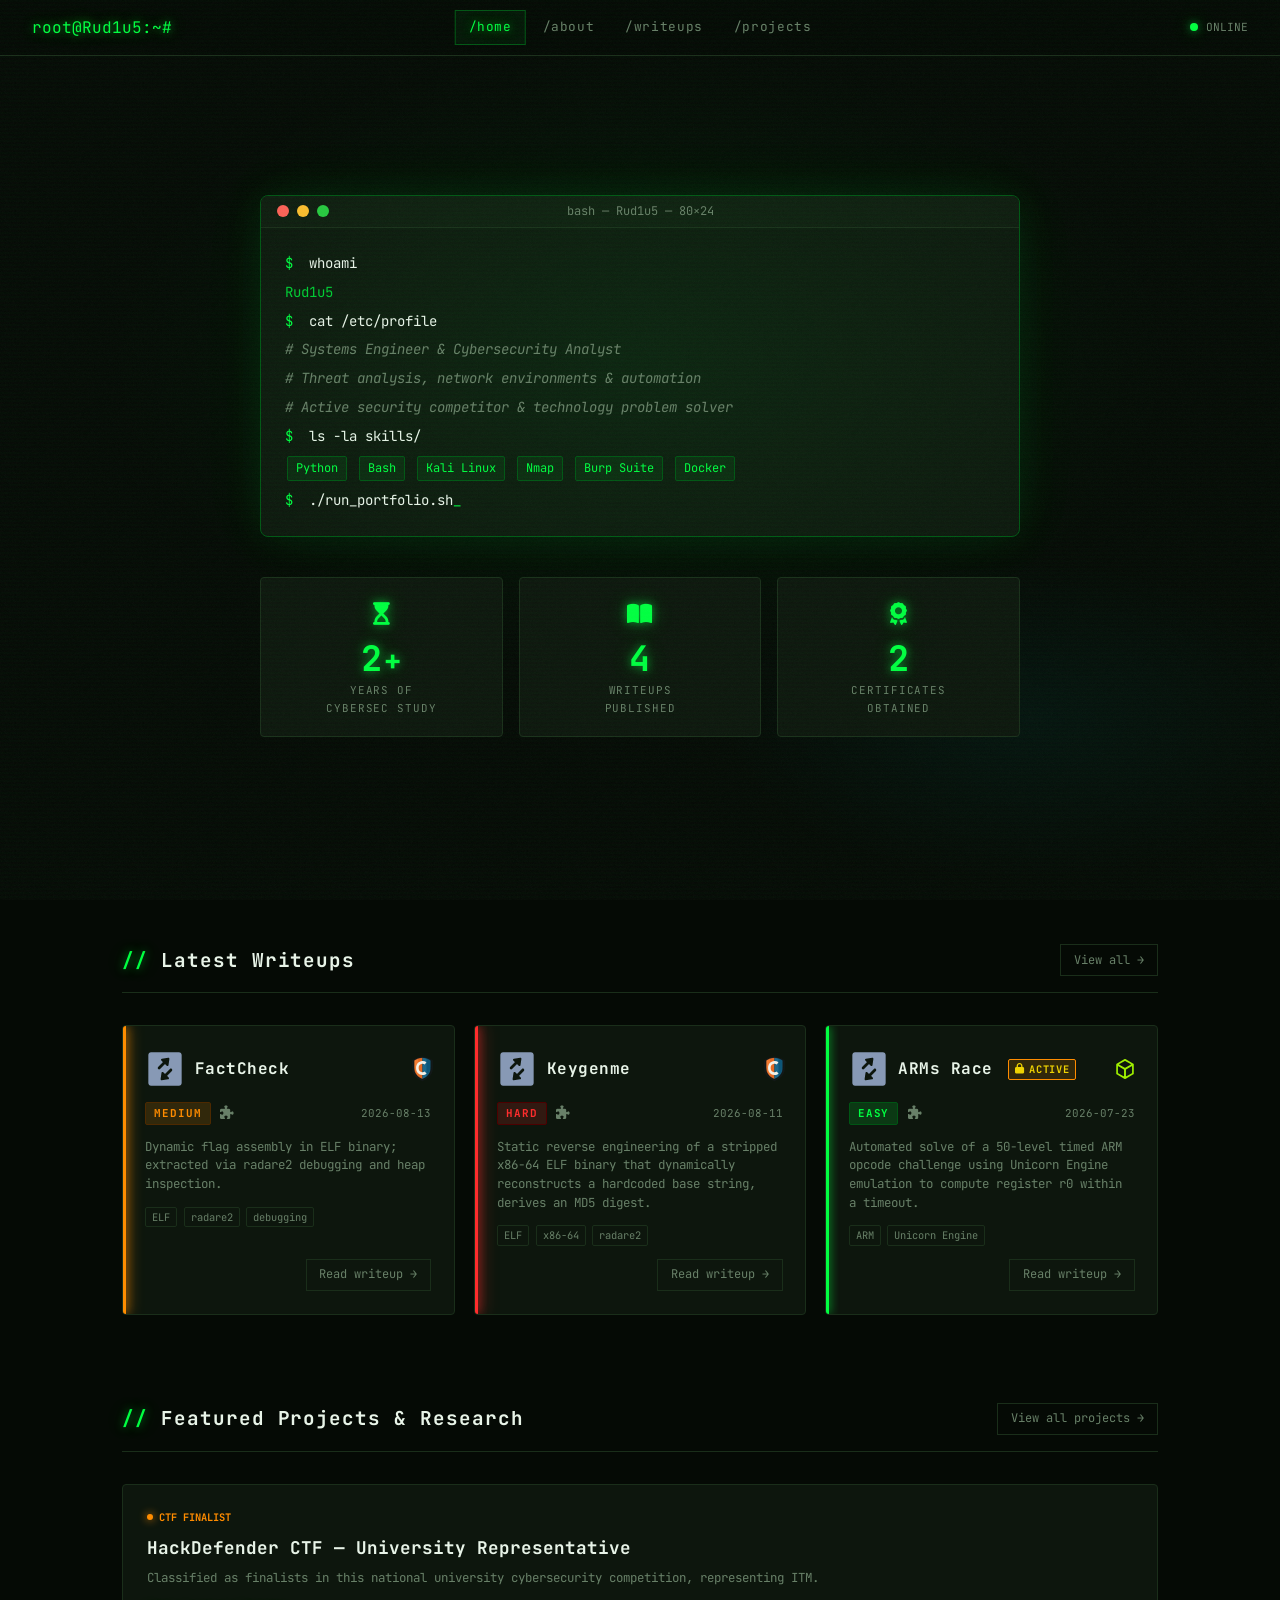
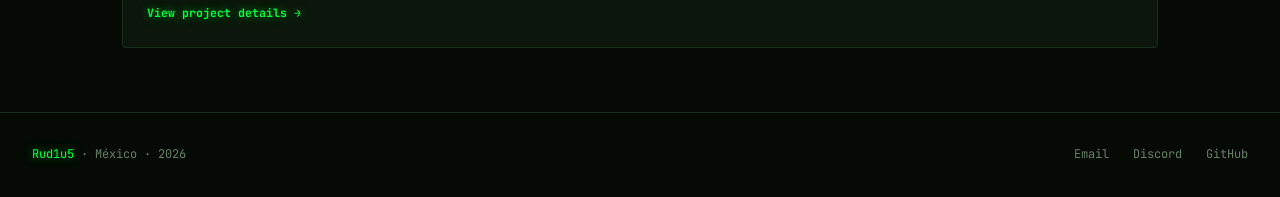
<file: index.html>
<!DOCTYPE html>
<html lang="en">

<head>
  <meta charset="UTF-8" />
  <meta name="viewport" content="width=device-width, initial-scale=1.0" />
  <title>Rud1u5 // HTB Portfolio</title>
  <link rel="icon" type="image/png" href="assets/icon/favicon.png">
  <link rel="preconnect" href="https://fonts.googleapis.com">
  <link rel="preconnect" href="https://fonts.gstatic.com" crossorigin>
  <link
    href="https://fonts.googleapis.com/css2?family=JetBrains+Mono:ital,wght@0,100..800;1,100..800&family=Share+Tech+Mono&display=swap"
    rel="stylesheet">
  <link rel="stylesheet" href="https://cdnjs.cloudflare.com/ajax/libs/font-awesome/6.5.1/css/all.min.css"
    integrity="sha512-DTOQO9RWCH3ppGqcWaEA1BIZOC6xxalwEsw9c2QQeAIftl+Vegovlnee1c9QX4TctnWMn13TZye+giMm8e2LwA=="
    crossorigin="anonymous" referrerpolicy="no-referrer" />
  <link rel="stylesheet" href="assets/css/style.css" />
  <script src="assets/js/components.js" defer></script>
</head>

<body>

  <!-- NAVBAR -->
  <div id="navbar-placeholder" data-active="/home"></div>

  <!-- HERO -->
  <section class="hero">
    <div class="hero-terminal">
      <div class="terminal-bar">
        <span class="t-btn red"></span>
        <span class="t-btn yellow"></span>
        <span class="t-btn green"></span>
        <span class="t-title">bash — Rud1u5 — 80×24</span>
      </div>
      <div class="terminal-body">
        <div class="t-line" style="--delay:0.2s"><span class="t-prompt">$</span> <span class="t-cmd">whoami</span></div>
        <div class="t-line" style="--delay:0.6s"><span class="t-output">Rud1u5</span></div>
        <div class="t-line" style="--delay:1.0s"><span class="t-prompt">$</span> <span class="t-cmd">cat
            /etc/profile</span></div>
        <div class="t-line" style="--delay:1.4s"><span class="t-comment"># Systems Engineer & Cybersecurity
            Analyst</span></div>
        <div class="t-line" style="--delay:1.8s"><span class="t-comment"># Threat analysis, network environments &
            automation</span></div>
        <div class="t-line" style="--delay:2.2s"><span class="t-comment"># Active security competitor & technology
            problem solver</span></div>
        <div class="t-line" style="--delay:2.6s"><span class="t-prompt">$</span> <span class="t-cmd">ls -la
            skills/</span></div>
        <div class="t-line" style="--delay:3.0s"><span class="t-output skill-tag">Python</span> <span
            class="t-output skill-tag">Bash</span> <span class="t-output skill-tag">Kali Linux</span> <span
            class="t-output skill-tag">Nmap</span> <span class="t-output skill-tag">Burp Suite</span> <span
            class="t-output skill-tag">Docker</span></div>
        <div class="t-line" style="--delay:3.4s"><span class="t-prompt">$</span> <span
            class="t-cmd">./run_portfolio.sh<span class="cursor-blink">_</span></span></div>
      </div>
    </div>

    <div class="hero-stats">
      <div class="stat-card glow-card">
        <div class="stat-icon"><i class="fa-solid fa-hourglass-start"></i></div>
        <div class="stat-num-container"
          style="display: flex; justify-content: center; align-items: baseline; gap: 2px;">
          <span class="stat-num" data-count="2">0</span>
          <span
            style="font-size: 1.8rem; font-weight: 700; color: var(--green); text-shadow: var(--glow-g); line-height: 1;">+</span>
        </div>
        <div class="stat-label">Years of<br>Cybersec Study</div>
      </div>
      <div class="stat-card glow-card">
        <div class="stat-icon"><i class="fa-solid fa-book-open"></i></div>
        <div class="stat-num" id="writeups-count" data-count="1">0</div>
        <div class="stat-label">Writeups<br>Published</div>
      </div>
      <div class="stat-card glow-card">
        <div class="stat-icon"><i class="fa-solid fa-award"></i></div>
        <div class="stat-num" data-count="2">0</div>
        <div class="stat-label">Certificates<br>Obtained</div>
      </div>
    </div>
  </section>

  <!-- LATEST WRITEUPS PREVIEW -->
  <section class="section latest-writeups">
    <div class="section-header">
      <h2><span class="accent">//</span> Latest Writeups</h2>
      <a href="pages/writeups.html" class="btn-ghost">View all →</a>
    </div>
    <div class="writeups-grid" id="homeWriteups">
      <!-- Filled by JS -->
    </div>
  </section>

  <!-- PROJECTS & RESEARCH PREVIEW -->
  <section class="section projects-preview">
    <div class="section-header">
      <h2><span class="accent">//</span> Featured Projects & Research</h2>
      <a href="pages/projects.html" class="btn-ghost">View all projects →</a>
    </div>
    <div class="projects-preview-grid">
      <!-- HackDefender CTF -->
      <div class="thesis-preview-card glow-card" onclick="window.location.href='pages/projects.html'"
        style="cursor: pointer;">
        <div class="preview-status in-progress" style="color: var(--orange);">
          <span class="status-indicator-dot"
            style="background: var(--orange); box-shadow: 0 0 8px var(--orange);"></span>
          <span>CTF FINALIST</span>
        </div>
        <h3>HackDefender CTF — University Representative</h3>
        <p>Classified as finalists in this national university cybersecurity competition, representing ITM.</p>
        <span class="view-details-link">View project details →</span>
      </div>
    </div>
  </section>

  <!-- FOOTER -->
  <div id="footer-placeholder"></div>

  <script src="assets/js/writeups-data.js"></script>
  <script src="assets/js/main.js"></script>
</body>

</html>
</file>
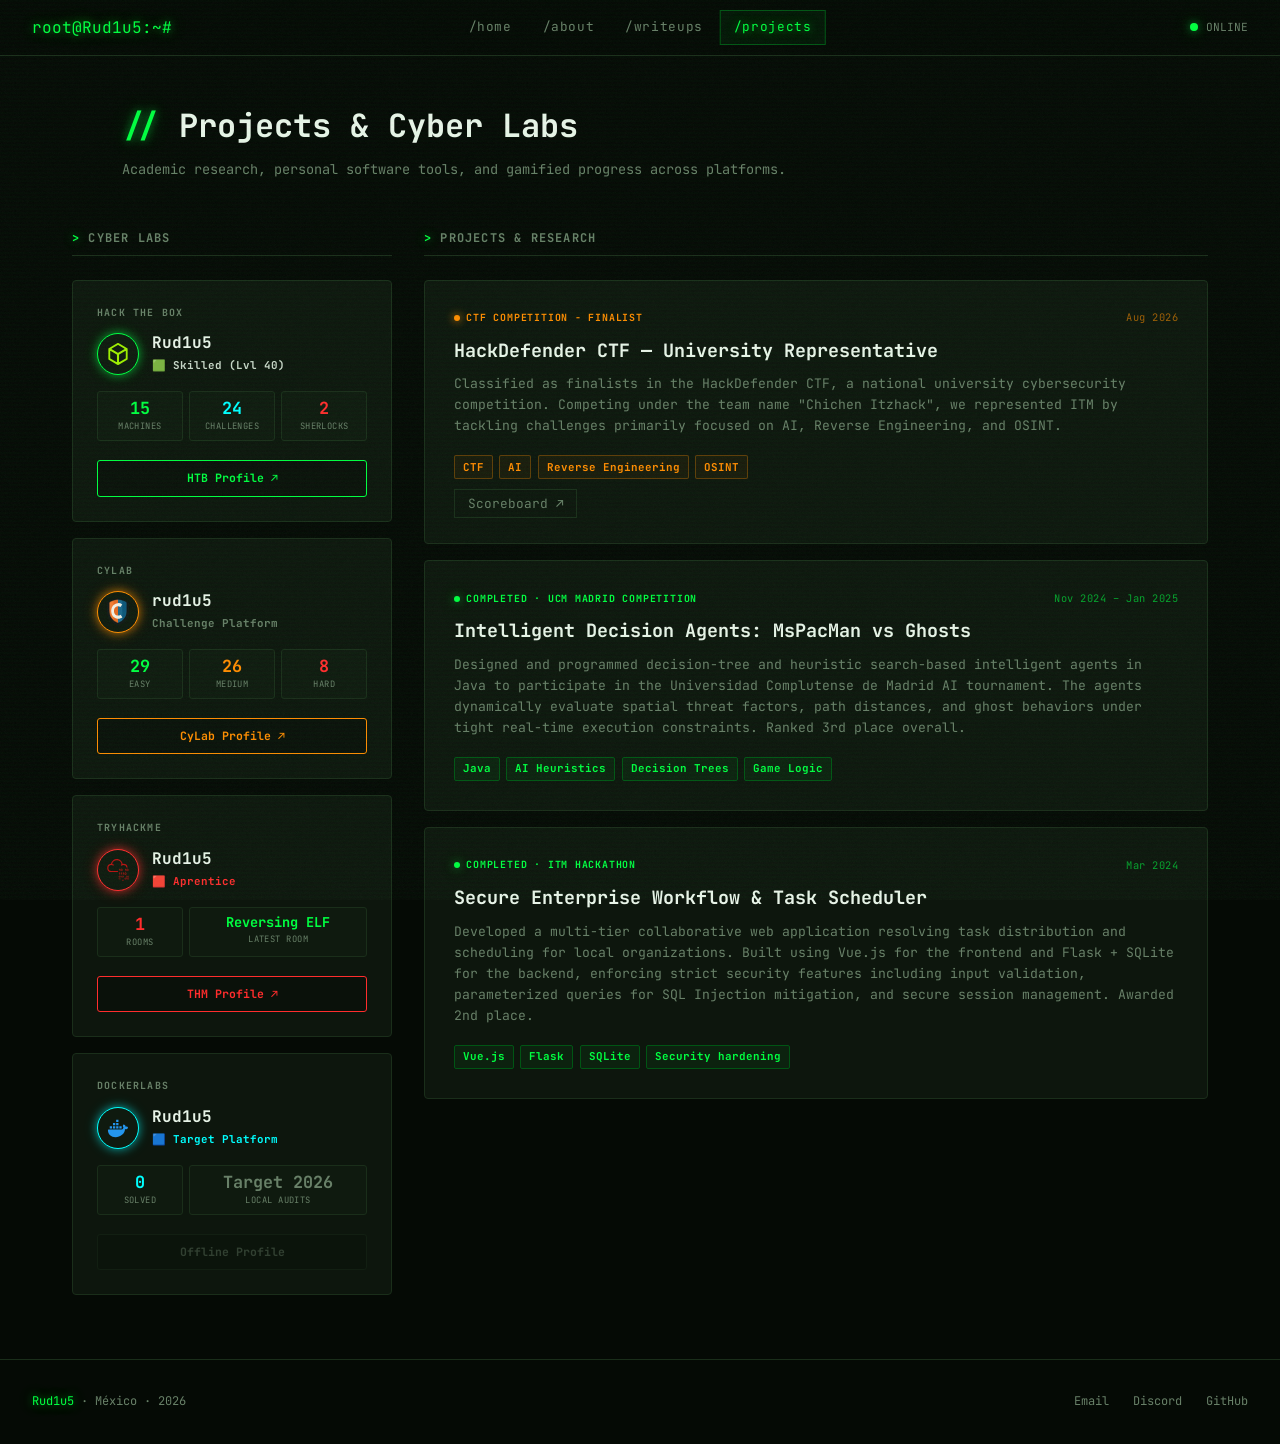
<file: pages/projects.html>
<!DOCTYPE html>
<html lang="en">

<head>
  <meta charset="UTF-8" />
  <meta name="viewport" content="width=device-width, initial-scale=1.0" />
  <title>Projects // Rud1u5</title>
  <link rel="icon" type="image/png" href="../assets/icon/favicon.png">
  <link rel="preconnect" href="https://fonts.googleapis.com">
  <link rel="preconnect" href="https://fonts.gstatic.com" crossorigin>
  <link
    href="https://fonts.googleapis.com/css2?family=JetBrains+Mono:ital,wght@0,100..800;1,100..800&family=Share+Tech+Mono&display=swap"
    rel="stylesheet">
  <link rel="stylesheet" href="../assets/css/style.css" />
  <script src="../assets/js/components.js" defer></script>
</head>

<body>

  <!-- NAVBAR -->
  <div id="navbar-placeholder" data-active="/projects"></div>

  <div class="page-hero">
    <h1><span class="accent">//</span> Projects & Cyber Labs</h1>
    <p>Academic research, personal software tools, and gamified progress across platforms.</p>
  </div>

  <div class="section" style="max-width: 1200px; margin: 0 auto; padding-left: 2rem; padding-right: 2rem;">
    <div class="projects-layout">

      <!-- LEFT SIDEBAR: Platform Profiles -->
      <div class="platform-column">
        <h2 class="sub-section-title"><span class="accent">></span> Cyber Labs</h2>

        <!-- HACK THE BOX CARD -->
        <div class="platform-card htb">
          <div class="card-brand">HACK THE BOX</div>
          <div class="profile-summary">
            <div class="platform-avatar">
              <img src="../assets/icon/Hackthebox-Logo.svg" alt="Hack The Box" />
            </div>
            <div class="profile-details">
              <h3>Rud1u5</h3>
              <span class="badge-rank">🟩 Skilled (Lvl 40)</span>
            </div>
          </div>
          <div class="mini-stats-grid">
            <div class="mini-stat">
              <span class="value">15</span>
              <span class="label">Machines</span>
            </div>
            <div class="mini-stat">
              <span class="value" style="color:var(--cyan)">24</span>
              <span class="label">Challenges</span>
            </div>
            <div class="mini-stat">
              <span class="value" style="color:var(--red)">2</span>
              <span class="label">Sherlocks</span>
            </div>
          </div>
          <a href="https://app.hackthebox.com/users/2727664" target="_blank" class="btn-platform">
            HTB Profile ↗
          </a>
        </div>

        <!-- CYLAB CARD -->
        <div class="platform-card cylab">
          <div class="card-brand">CYLAB</div>
          <div class="profile-summary">
            <div class="platform-avatar orange">
              <img src="../assets/icon/CyLab-Logo.svg" alt="CyLab" />
            </div>
            <div class="profile-details">
              <h3>rud1u5</h3>
              <span class="badge-rank" style="color:var(--text-dim)"> Challenge Platform</span>
            </div>
          </div>
          <div class="mini-stats-grid">
            <div class="mini-stat">
              <span class="value" style="color:var(--green)">29</span>
              <span class="label">Easy</span>
            </div>
            <div class="mini-stat">
              <span class="value" style="color:var(--orange)">26</span>
              <span class="label">Medium</span>
            </div>
            <div class="mini-stat">
              <span class="value" style="color:var(--red)">8</span>
              <span class="label">Hard</span>
            </div>
          </div>
          <a href="https://learn.cylabacademy.org/profile" target="_blank" class="btn-platform">
            CyLab Profile ↗
          </a>
        </div>

        <!-- TRYHACKME CARD -->
        <div class="platform-card thm">
          <div class="card-brand">TRYHACKME</div>
          <div class="profile-summary">
            <div class="platform-avatar red">
              <img src="../assets/icon/Tryhackme-Logo.svg" alt="TryHackMe" />
            </div>
            <div class="profile-details">
              <h3>Rud1u5</h3>
              <span class="badge-rank" style="color:var(--red)">🟥 Aprentice</span>
            </div>
          </div>
          <div class="mini-stats-grid">
            <div class="mini-stat">
              <span class="value" style="color:var(--red)">1</span>
              <span class="label">Rooms</span>
            </div>
            <div class="mini-stat" style="grid-column: span 2">
              <span class="value" style="color:var(--green); font-size: 0.85rem;">Reversing ELF</span>
              <span class="label">Latest Room</span>
            </div>
          </div>
          <a href="https://tryhackme.com/p/Rud1u5" target="_blank" class="btn-platform"
            style="--btn-color: var(--red)">
            THM Profile ↗
          </a>
        </div>

        <!-- DOCKERLABS CARD -->
        <div class="platform-card dockerlabs">
          <div class="card-brand">DOCKERLABS</div>
          <div class="profile-summary">
            <div class="platform-avatar cyan">
              <img src="../assets/icon/Docker-Logo.svg" alt="DockerLabs" />
            </div>
            <div class="profile-details">
              <h3>Rud1u5</h3>
              <span class="badge-rank" style="color:var(--cyan)">🟦 Target Platform</span>
            </div>
          </div>
          <div class="mini-stats-grid">
            <div class="mini-stat">
              <span class="value" style="color:var(--cyan)">0</span>
              <span class="label">Solved</span>
            </div>
            <div class="mini-stat" style="grid-column: span 2">
              <span class="value" style="color:var(--text-dim)">Target 2026</span>
              <span class="label">Local Audits</span>
            </div>
          </div>
          <span class="btn-platform disabled" style="--btn-color: var(--cyan)">
            Offline Profile
          </span>
        </div>

      </div>

      <!-- RIGHT COLUMN: Projects Showcase -->
      <div class="projects-column">
        <h2 class="sub-section-title"><span class="accent">></span> Projects & Research</h2>

        <!-- HACKDEFENDER CTF - FINALIST -->
        <div class="project-card in-progress">
          <div class="card-status-bar in-progress" style="border-bottom-color: var(--orange);">
            <span class="status-indicator-dot"
              style="background: var(--orange); box-shadow: 0 0 8px var(--orange);"></span>
            <span class="status-lbl" style="color: var(--orange);">CTF COMPETITION - FINALIST</span>
            <span class="proj-date">Aug 2026</span>
          </div>
          <h3 class="proj-title">HackDefender CTF — University Representative</h3>
          <p class="proj-desc">
            Classified as finalists in the HackDefender CTF, a national university cybersecurity competition. Competing
            under the team name "Chichen Itzhack", we represented ITM by tackling challenges primarily focused on AI,
            Reverse Engineering, and OSINT.
          </p>
          <div class="proj-tech-tags">
            <span class="tech-tag">CTF</span>
            <span class="tech-tag">AI</span>
            <span class="tech-tag">Reverse Engineering</span>
            <span class="tech-tag">OSINT</span>
          </div>
          <div style="margin-top: 0.8rem;">
            <a href="https://ctf.hack-defender.mx/scores" target="_blank" class="btn-ghost"
              style="font-size: 0.8rem; padding: 0.3rem 0.8rem;">
              Scoreboard &nearr;
            </a>
          </div>
        </div>

        <!-- PROJECT: MSPACMAN INTELLIGENT AGENTS -->

        <div class="project-card completed">
          <div class="card-status-bar completed">
            <span class="status-indicator-dot"></span>
            <span class="status-lbl">COMPLETED · UCM MADRID COMPETITION</span>
            <span class="proj-date">Nov 2024 – Jan 2025</span>
          </div>
          <h3 class="proj-title">Intelligent Decision Agents: MsPacMan vs Ghosts</h3>
          <p class="proj-desc">
            Designed and programmed decision-tree and heuristic search-based intelligent agents in Java to participate
            in the Universidad Complutense de Madrid AI tournament. The agents dynamically evaluate spatial threat
            factors, path distances, and ghost behaviors under tight real-time execution constraints. Ranked 3rd place
            overall.
          </p>
          <div class="proj-tech-tags">
            <span class="tech-tag">Java</span>
            <span class="tech-tag">AI Heuristics</span>
            <span class="tech-tag">Decision Trees</span>
            <span class="tech-tag">Game Logic</span>
          </div>
        </div>

        <!-- PROJECT 3: SECURE AGILE WEB APP -->
        <div class="project-card completed">
          <div class="card-status-bar completed">
            <span class="status-indicator-dot"></span>
            <span class="status-lbl">COMPLETED · ITM HACKATHON</span>
            <span class="proj-date">Mar 2024</span>
          </div>
          <h3 class="proj-title">Secure Enterprise Workflow & Task Scheduler</h3>
          <p class="proj-desc">
            Developed a multi-tier collaborative web application resolving task distribution and scheduling for local
            organizations. Built using Vue.js for the frontend and Flask + SQLite for the backend, enforcing strict
            security features including input validation, parameterized queries for SQL Injection mitigation, and secure
            session management. Awarded 2nd place.
          </p>
          <div class="proj-tech-tags">
            <span class="tech-tag">Vue.js</span>
            <span class="tech-tag">Flask</span>
            <span class="tech-tag">SQLite</span>
            <span class="tech-tag">Security hardening</span>
          </div>
        </div>

      </div>

    </div>
  </div>

  <!-- FOOTER -->
  <div id="footer-placeholder"></div>

</body>

</html>
</file>
<file: assets/css/style.css>
/* ================================================
   Rud1u5 Portfolio — Cyberpunk Hacker Theme
   ================================================ */

:root {
  --bg: #050a05;
  --bg2: #0a110a;
  --bg3: #0f1a0f;
  --surface: #0d160d;
  --border: #1a2e1a;
  --green: #00ff41;
  --green-dim: #00cc33;
  --green-mute: #005514;
  --cyan: #00ffff;
  --cyan-dim: #00cccc;
  --red: #ff2d2d;
  --orange: #ff8c00;
  --yellow: #eed202;
  --text: #c8d8c8;
  --text-dim: #688068;
  --text-bright: #e8f4e8;
  --font-mono: 'JetBrains Mono', 'Share Tech Mono', 'Courier New', monospace;
  --glow-g: 0 0 8px #00ff4180, 0 0 20px #00ff4140;
  --glow-c: 0 0 8px #00ffff80, 0 0 20px #00ffff40;
}

*,
*::before,
*::after {
  box-sizing: border-box;
  margin: 0;
  padding: 0;
}

html {
  scroll-behavior: smooth;
}

body {
  background: var(--bg);
  color: var(--text);
  font-family: var(--font-mono);
  font-size: 14px;
  line-height: 1.6;
  min-height: 100vh;
  overflow-x: hidden;
}

/* ── OVERLAYS ── */
.scanlines {
  pointer-events: none;
  position: fixed;
  inset: 0;
  z-index: 9999;
  background: repeating-linear-gradient(0deg,
      transparent,
      transparent 2px,
      rgba(0, 255, 65, 0.015) 2px,
      rgba(0, 255, 65, 0.015) 4px);
}

.noise {
  pointer-events: none;
  position: fixed;
  inset: 0;
  z-index: 9998;
  opacity: .04;
  background-image: url("data:image/svg+xml,%3Csvg viewBox='0 0 256 256' xmlns='http://www.w3.org/2000/svg'%3E%3Cfilter id='n'%3E%3CfeTurbulence type='fractalNoise' baseFrequency='0.9' numOctaves='4' stitchTiles='stitch'/%3E%3C/filter%3E%3Crect width='100%25' height='100%25' filter='url(%23n)'/%3E%3C/svg%3E");
  background-size: 128px 128px;
}

/* ── NAVBAR ── */
.navbar {
  position: fixed;
  top: 0;
  left: 0;
  right: 0;
  z-index: 1000;
  display: flex;
  align-items: center;
  justify-content: space-between;
  padding: 0 2rem;
  height: 56px;
  background: rgba(5, 10, 5, 0.92);
  border-bottom: 1px solid var(--border);
  backdrop-filter: blur(8px);
}

.nav-brand {
  font-size: 1rem;
  color: var(--green);
  text-shadow: var(--glow-g);
  white-space: nowrap;
}

.nav-links {
  position: absolute;
  left: 50%;
  transform: translateX(-50%);
  display: flex;
  list-style: none;
  gap: 0.2rem;
}


.nav-links a {
  display: block;
  padding: 0.4rem 0.8rem;
  color: var(--text-dim);
  text-decoration: none;
  font-size: 0.8rem;
  border: 1px solid transparent;
  transition: all 0.2s;
  letter-spacing: 0.05em;
}

.nav-links a:hover,
.nav-links a.active {
  color: var(--green);
  border-color: var(--green-mute);
  background: rgba(0, 255, 65, 0.05);
  text-shadow: var(--glow-g);
}

.nav-status {
  display: flex;
  align-items: center;
  gap: 0.5rem;
  font-size: 0.7rem;
  color: var(--text-dim);
}

.status-dot {
  width: 8px;
  height: 8px;
  border-radius: 50%;
  background: var(--green);
  box-shadow: var(--glow-g);
  animation: pulse-dot 2s infinite;
}

@keyframes pulse-dot {

  0%,
  100% {
    opacity: 1;
  }

  50% {
    opacity: 0.3;
  }
}

/* ── RESPONSIVE NAVBAR (Móviles y Tablets) ── */
@media (max-width: 768px) {
  .navbar {
    height: auto;
    flex-direction: column;
    padding: 0.8rem 1rem;
    gap: 0.8rem;
    align-items: flex-start;
  }

  .nav-links {
    position: static;
    transform: none;
    width: 100%;
    justify-content: center;
    flex-wrap: nowrap;
    gap: 0.25rem;
  }

  .nav-links a {
    padding: 0.3rem 0.5rem;
    font-size: 0.75rem;
  }

  .nav-status {
    position: absolute;
    top: 0.9rem;
    right: 1.5rem;
  }

  /* ── WRITEUP RESPONSIVE ── */
  .writeup-content {
    margin: 110px auto 2rem;
    padding: 0 1.2rem;
  }

  .writeup-header {
    flex-direction: column;
    align-items: flex-start;
    gap: 1rem;
  }

  .writeup-dates {
    margin-left: 0;
    width: 100%;
  }
}

/* ── CURSOR BLINK ── */
.cursor-blink {
  animation: blink 1s step-end infinite;
  color: var(--green);
}

@keyframes blink {

  0%,
  100% {
    opacity: 1;
  }

  50% {
    opacity: 0;
  }
}

/* ── HERO ── */
.hero {
  min-height: 100vh;
  padding: 80px 2rem 3rem;
  display: flex;
  flex-direction: column;
  align-items: center;
  justify-content: center;
  gap: 2.5rem;
  position: relative;
}

.hero::before {
  content: '';
  position: absolute;
  inset: 0;
  background:
    radial-gradient(ellipse 60% 50% at 50% 40%, rgba(0, 255, 65, 0.06) 0%, transparent 70%),
    radial-gradient(ellipse 40% 30% at 80% 80%, rgba(0, 255, 255, 0.04) 0%, transparent 60%);
  pointer-events: none;
}

/* ── TERMINAL ── */
.hero-terminal {
  width: 100%;
  max-width: 760px;
  background: var(--surface);
  border: 1px solid var(--green-mute);
  border-radius: 8px;
  box-shadow: 0 0 40px rgba(0, 255, 65, 0.08), 0 0 80px rgba(0, 255, 65, 0.04);
  overflow: hidden;
}

.terminal-bar {
  background: var(--bg3);
  padding: 0.6rem 1rem;
  display: flex;
  align-items: center;
  gap: 0.5rem;
  border-bottom: 1px solid var(--border);
}

.t-btn {
  width: 12px;
  height: 12px;
  border-radius: 50%;
}

.t-btn.red {
  background: #ff5f57;
}

.t-btn.yellow {
  background: #febc2e;
}

.t-btn.green {
  background: #28c840;
}

.t-title {
  margin-left: auto;
  margin-right: auto;
  font-size: 0.75rem;
  color: var(--text-dim);
  position: absolute;
  left: 50%;
  transform: translateX(-50%);
}

.terminal-body {
  padding: 1.5rem;
  display: flex;
  flex-direction: column;
  gap: 0.4rem;
}

.t-line {
  opacity: 0;
  animation: fadein 0.3s ease forwards;
  animation-delay: var(--delay, 0s);
}

@keyframes fadein {
  to {
    opacity: 1;
  }
}

.t-prompt {
  color: var(--green);
  margin-right: 0.5rem;
}

.t-cmd {
  color: var(--text-bright);
}

.t-output {
  color: var(--green-dim);
}

.t-comment {
  color: var(--text-dim);
  font-style: italic;
}

.skill-tag {
  display: inline-block;
  margin: 2px;
  padding: 2px 8px;
  border: 1px solid var(--green-mute);
  border-radius: 2px;
  font-size: 0.75rem;
  background: rgba(0, 255, 65, 0.07);
  color: var(--green);
}

/* ── HERO STATS ── */
.hero-stats {
  display: grid;
  grid-template-columns: repeat(3, 1fr);
  gap: 1rem;
  width: 100%;
  max-width: 760px;
}

@media (max-width: 600px) {
  .hero-stats {
    grid-template-columns: 1fr;
  }
}

/* ── GLOW CARD (Componente Reutilizable) ── */
.glow-card {
  position: relative;
  overflow: hidden;
  transition: border-color 0.3s, box-shadow 0.3s;
}

.glow-card::before {
  content: '';
  position: absolute;
  top: 0;
  left: 0;
  right: 0;
  height: 2px;
  background: var(--green);
  box-shadow: var(--glow-g);
  transform: scaleX(0);
  transition: transform 0.3s;
}

.glow-card:hover::before {
  transform: scaleX(1);
}

.glow-card:hover {
  border-color: var(--green-mute);
  box-shadow: 0 0 20px rgba(0, 255, 65, 0.08);
}

.stat-card {
  background: var(--surface);
  border: 1px solid var(--border);
  border-radius: 4px;
  padding: 1.2rem 1rem;
  text-align: center;
}

.stat-icon {
  font-size: 1.4rem;
  color: var(--green);
  text-shadow: var(--glow-g);
  margin-bottom: 0.5rem;
}

.stat-num {
  font-size: 2.2rem;
  font-weight: 700;
  color: var(--green);
  text-shadow: var(--glow-g);
  line-height: 1;
  margin-bottom: 0.4rem;
}

.stat-label {
  font-size: 0.68rem;
  color: var(--text-dim);
  text-transform: uppercase;
  letter-spacing: 0.08em;
}

/* ── SECTIONS ── */
.section {
  padding: 4rem 2rem;
  max-width: 1100px;
  margin: 0 auto;
}

.page-hero+.section {
  padding-top: 0rem;
}


.section-header {
  display: flex;
  align-items: center;
  justify-content: space-between;
  margin-bottom: 2rem;
  border-bottom: 1px solid var(--border);
  padding-bottom: 1rem;
}

.section-header h2 {
  font-size: 1.2rem;
  color: var(--text-bright);
  letter-spacing: 0.05em;
}

.latest-writeups {
  padding-top: 2.75rem;
  padding-bottom: 2.75rem;
}

.projects-preview {
  padding-top: 2.75rem;
}


.accent {
  color: var(--green);
  text-shadow: var(--glow-g);
}

/* ── BUTTONS ── */
.btn-ghost {
  color: var(--text-dim);
  text-decoration: none;
  border: 1px solid var(--border);
  padding: 0.35rem 0.8rem;
  font-size: 0.75rem;
  font-family: var(--font-mono);
  transition: all 0.2s;
}

.btn-ghost:hover {
  color: var(--green);
  border-color: var(--green-mute);
  background: rgba(0, 255, 65, 0.05);
}

.btn-primary {
  display: inline-block;
  color: var(--bg);
  background: var(--green);
  text-decoration: none;
  border: 1px solid var(--green);
  padding: 0.4rem 1rem;
  font-size: 0.78rem;
  font-family: var(--font-mono);
  font-weight: 700;
  transition: all 0.2s;
  cursor: pointer;
}

.btn-primary:hover {
  background: transparent;
  color: var(--green);
  box-shadow: var(--glow-g);
}

/* ── WRITEUPS GRID ── */
.writeups-grid {
  display: grid;
  grid-template-columns: repeat(auto-fill, minmax(280px, 1fr));
  grid-auto-rows: 1fr;
  gap: 1.2rem;
}

/* ── WRITEUP CARD ── */
.machine-card {
  background: var(--surface);
  border: 1px solid var(--border);
  border-radius: 4px;
  padding: 1.4rem;
  display: flex;
  flex-direction: column;
  gap: 0.8rem;
  transition: all 0.25s;
  position: relative;
  overflow: hidden;
  text-decoration: none;
  color: inherit;
}

.machine-card::before {
  content: '';
  position: absolute;
  left: 0;
  top: 0;
  bottom: 0;
  width: 3px;
  background: var(--diff-color, var(--green));
  box-shadow: 0 0 10px var(--diff-color, var(--green));
}

/* Aumentar el resplandor de las tarjetas HARD (Rojas) */
.machine-card[style*="--red"]::before {
  box-shadow: 0 0 18px var(--red), 0 0 10px var(--red);
}

/* Aumentar el resplandor de las tarjetas MEDIUM (Naranjas) */
.machine-card[style*="--orange"]::before {
  box-shadow: 0 0 16px var(--orange), 0 0 10px var(--orange);
}

.machine-card:hover {
  border-color: var(--diff-color, var(--green-mute));
  transform: translateY(-2px);
  box-shadow: 0 8px 30px rgba(0, 0, 0, 0.4), 0 0 20px rgba(0, 255, 65, 0.06);
}

.card-top {
  display: flex;
  align-items: center;
  justify-content: space-between;
  gap: 0.5rem;
}

.machine-avatar-mini {
  width: 40px;
  height: 40px;
  border-radius: 4px;
  border: none;
  flex-shrink: 0;
}

.card-title {
  font-size: 1rem;
  font-weight: 700;
  color: var(--text-bright);
  letter-spacing: 0.03em;
}

.card-platform {
  font-size: 0.68rem;
  padding: 2px 8px;
  border-radius: 2px;
  font-weight: 700;
  letter-spacing: 0.08em;
  text-transform: uppercase;
  white-space: nowrap;
}

.writeup-platform-logo {
  height: 22px;
  width: auto;
  object-fit: contain;
  display: block;
}

.card-platform-logo {
  height: 20px;
  width: auto;
  object-fit: contain;
  display: block;
  flex-shrink: 0;
}

.plat-htb {
  background: rgba(158, 255, 0, 0.15);
  color: #9eff00;
  border: 1px solid #9eff0044;
}

.plat-thm {
  background: rgba(255, 32, 32, 0.15);
  color: #ff2020;
  border: 1px solid #ff202044;
}

.plat-docker {
  background: rgba(0, 153, 255, 0.15);
  color: #0099ff;
  border: 1px solid #0099ff44;
}

.card-meta {
  display: flex;
  gap: 0.6rem;
  align-items: center;
  flex-wrap: wrap;
}

.diff-badge {
  font-size: 0.68rem;
  font-weight: 700;
  padding: 2px 8px;
  border-radius: 2px;
  text-transform: uppercase;
  letter-spacing: 0.08em;
}

.diff-easy {
  background: rgba(0, 255, 65, 0.15);
  color: var(--green);
  border: 1px solid var(--green-mute);
  --diff-color: var(--green);
}

.diff-medium {
  background: rgba(255, 140, 0, 0.15);
  color: var(--orange);
  border: 1px solid #4d2900;
  --diff-color: var(--orange);
}

.diff-hard {
  background: rgba(255, 45, 45, 0.15);
  color: var(--red);
  border: 1px solid #4d0000;
  --diff-color: var(--red);
}

/* ── HTB TYPE BADGE ── */
.type-badge {
  font-size: 0.68rem;
  font-weight: 700;
  padding: 2px 8px;
  border-radius: 2px;
  text-transform: uppercase;
  letter-spacing: 0.08em;
  display: inline-flex;
  align-items: center;
  gap: 0.3rem;
}

.type-machine {
  background: transparent;
  color: var(--text-dim);
  border: none;
  font-weight: 400;
  text-transform: none;
}


.type-challenge {
  background: rgba(0, 255, 255, 0.1);
  color: var(--cyan);
  border: 1px solid rgba(0, 255, 255, 0.2);
}

.os-badge {
  font-size: 0.75rem;
  color: var(--text-dim);
  display: flex;
  align-items: center;
  gap: 0.35rem;
}

.os-badge i {
  font-size: 0.85rem;
  /* Agrandamos un poco para darle más presencia visual */
}

/* ── TYPE ICON-ONLY INDICATOR ── */
.type-icon-only {
  display: inline-flex;
  align-items: center;
  color: var(--text-dim);
  font-size: 0.85rem;
}

/* ── COMBINED TYPE · OS BADGE (Option A) ── */
.type-os-badge {
  font-size: 0.75rem;
  color: var(--text-dim);
  display: inline-flex;
  align-items: center;
  gap: 0.35rem;
}

.type-os-badge i {
  font-size: 0.82rem;
}

.type-os-sep {
  color: var(--border);
  font-size: 0.8rem;
  margin: 0 0.1rem;
  user-select: none;
}

.card-date {
  font-size: 0.68rem;
  color: var(--text-dim);
  margin-left: auto;
}

.card-desc {
  font-size: 0.78rem;
  color: var(--text-dim);
  line-height: 1.5;
}

.card-tags {
  display: flex;
  gap: 0.4rem;
  flex-wrap: wrap;
}

.tag {
  font-size: 0.65rem;
  padding: 1px 6px;
  border: 1px solid var(--border);
  color: var(--text-dim);
  border-radius: 2px;
}

.card-footer {
  margin-top: auto;
  display: flex;
  justify-content: flex-end;
}

/* ── HTB DASHBOARD MINI ── */
.htb-dash-mini {
  display: flex;
  gap: 3rem;
  align-items: center;
  background: var(--surface);
  border: 1px solid var(--border);
  border-radius: 4px;
  padding: 2rem;
  flex-wrap: wrap;
}

.htb-user-info {
  display: flex;
  align-items: center;
  gap: 1.5rem;
}

.htb-avatar {
  position: relative;
  width: 72px;
  height: 72px;
  flex-shrink: 0;
}

.avatar-ring {
  position: absolute;
  inset: 0;
  border-radius: 50%;
  border: 2px solid var(--green);
  box-shadow: var(--glow-g);
  animation: spin 8s linear infinite;
}

@keyframes spin {
  to {
    transform: rotate(360deg);
  }
}

.avatar-inner {
  position: absolute;
  inset: 6px;
  border-radius: 50%;
  background: var(--bg3);
  border: 1px solid var(--green-mute);
  display: flex;
  align-items: center;
  justify-content: center;
  font-size: 1.1rem;
  font-weight: 700;
  color: var(--green);
}

.htb-user-details h3 {
  font-size: 1.2rem;
  color: var(--text-bright);
  margin-bottom: 0.2rem;
}

.htb-user-details p {
  font-size: 0.75rem;
  color: var(--text-dim);
  margin-bottom: 0.6rem;
}

.htb-link {
  color: var(--green);
  text-decoration: none;
  font-size: 0.78rem;
  transition: text-shadow 0.2s;
}

.htb-link:hover {
  text-shadow: var(--glow-g);
}

.htb-bars {
  flex: 1;
  min-width: 220px;
  display: flex;
  flex-direction: column;
  gap: 1rem;
}

.htb-bar-row {
  display: grid;
  grid-template-columns: 60px 1fr 30px;
  align-items: center;
  gap: 0.8rem;
  font-size: 0.78rem;
  color: var(--text-dim);
}

.bar-track {
  height: 8px;
  background: var(--bg3);
  border: 1px solid var(--border);
  border-radius: 2px;
  overflow: hidden;
}

.bar-fill {
  height: 100%;
  border-radius: 2px;
  transition: width 1.5s cubic-bezier(0.4, 0, 0.2, 1);
}

.bar-fill.easy {
  background: var(--green);
  box-shadow: 0 0 8px var(--green);
}

.bar-fill.medium {
  background: var(--orange);
  box-shadow: 0 0 8px var(--orange);
}

.bar-fill.hard {
  background: var(--red);
  box-shadow: 0 0 8px var(--red);
}

.easy-c {
  color: var(--green);
}

.medium-c {
  color: var(--orange);
}

.hard-c {
  color: var(--red);
}

.bar-num {
  text-align: right;
}

/* ── FOOTER ── */
.footer {
  border-top: 1px solid var(--border);
  padding: 2rem;
  display: flex;
  justify-content: space-between;
  align-items: center;
  flex-wrap: wrap;
  gap: 1rem;
  font-size: 0.75rem;
  color: var(--text-dim);
}

.footer-links {
  display: flex;
  gap: 1.5rem;
}

.footer-links a {
  color: var(--text-dim);
  text-decoration: none;
  transition: color 0.2s;
  position: relative;
}

.footer-links a:hover {
  color: var(--green);
  text-shadow: var(--glow-g);
}

/* ================================================
   WRITEUPS PAGE
   ================================================ */
.page-hero {
  padding: 100px 2rem 3rem;
  max-width: 1100px;
  margin: 0 auto;
}

.page-hero h1 {
  font-size: 2rem;
  color: var(--text-bright);
  margin-bottom: 0.5rem;
}

.page-hero p {
  color: var(--text-dim);
  font-size: 0.85rem;
}

.filters {
  padding: 0 2rem 2rem;
  max-width: 1100px;
  margin: 0 auto;
}

.filter-row {
  display: flex;
  gap: 0.5rem;
  flex-wrap: wrap;
  margin-bottom: 0.8rem;
}

.filter-label {
  font-size: 0.7rem;
  color: var(--text-dim);
  text-transform: uppercase;
  letter-spacing: 0.1em;
  display: flex;
  align-items: center;
  margin-right: 0.3rem;
}

.filter-btn {
  font-family: var(--font-mono);
  font-size: 0.75rem;
  padding: 0.3rem 0.8rem;
  background: transparent;
  border: 1px solid var(--border);
  color: var(--text-dim);
  cursor: pointer;
  border-radius: 2px;
  transition: all 0.2s;
  display: inline-flex;
  align-items: center;
}

.filter-btn i {
  font-size: 0.88rem;
  /* Agrandamos el icono para darle más peso visual */
  margin-right: 0.35rem;
}

.filter-btn:hover {
  border-color: var(--green-mute);
  color: var(--green);
}

.filter-btn.active {
  background: rgba(0, 255, 65, 0.1);
  border-color: var(--green);
  color: var(--green);
  box-shadow: 0 0 8px rgba(0, 255, 65, 0.15);
}

.writeup-count {
  font-size: 0.75rem;
  color: var(--text-dim);
  margin-bottom: 1.5rem;
}

.writeup-count span {
  color: var(--green);
}

/* ================================================
   ABOUT PAGE
   ================================================ */
.about-grid {
  display: grid;
  grid-template-columns: 1fr 1.6fr;
  gap: 3rem;
  align-items: start;
}

@media (max-width: 700px) {
  .about-grid {
    grid-template-columns: 1fr;
    gap: 1.8rem;
  }

  .about-grid>div {
    display: contents !important;
  }

  .about-grid>div:first-child>.about-card:nth-child(1) {
    order: 1;
  }

  .about-grid>div:last-child>.about-card:nth-child(1) {
    order: 2;
  }

  .about-grid>div:first-child>.about-card:nth-child(2) {
    order: 3;
  }

  .about-grid>div:last-child>.about-card:nth-child(2) {
    order: 4;
  }

  .about-grid>div:last-child>.about-card:nth-child(3) {
    order: 5;
  }
}

.about-card {
  background: var(--surface);
  border: 1px solid var(--border);
  border-radius: 4px;
  padding: 1.8rem;
}

.about-avatar {
  width: 115px;
  height: 115px;
  border-radius: 50%;
  border: 2px solid var(--green);
  box-shadow: var(--glow-g);
  background: var(--bg3);
  display: flex;
  align-items: center;
  justify-content: center;
  font-size: 1.8rem;
  font-weight: 700;
  color: var(--green);
  margin-bottom: 1.2rem;
  object-fit: cover;
}

.about-name {
  font-size: 1.2rem;
  color: var(--text-bright);
  margin-bottom: 0.2rem;
}

.about-handle {
  color: var(--green);
  font-size: 0.85rem;
  margin-bottom: 1rem;
  text-shadow: var(--glow-g);
}

.about-info-row {
  display: flex;
  align-items: center;
  gap: 0.6rem;
  font-size: 0.78rem;
  color: var(--text-dim);
  margin-bottom: 0.5rem;
}

.about-info-row .icon {
  font-size: 0.9rem;
  color: #ffffff;
  display: inline-flex;
  align-items: center;
  justify-content: center;
  width: 18px;
  text-align: center;
  transition: color 0.2s ease, text-shadow 0.2s ease;
}

.about-info-row a {
  position: relative;
  text-decoration: none;
  color: var(--text-dim);
  display: inline-flex;
  align-items: center;
  gap: 0.6rem;
  transition: transform 0.2s ease, text-shadow 0.2s ease, color 0.2s ease;
}

.about-info-row a:hover {
  transform: scale(1.04);
  color: var(--green);
  text-shadow: var(--glow-g);
}

.about-info-row a:hover .icon {
  color: var(--green);
  text-shadow: var(--glow-g);
}

.tooltip-toast {
  position: absolute;
  bottom: 125%;
  left: 50%;
  transform: translateX(-50%) translateY(5px);
  background: var(--bg2);
  border: 1px solid var(--green);
  color: var(--green);
  font-family: var(--font-mono);
  font-size: 0.68rem;
  padding: 3px 8px;
  border-radius: 3px;
  box-shadow: var(--glow-g);
  white-space: nowrap;
  pointer-events: none;
  opacity: 0;
  transition: opacity 0.2s ease, transform 0.2s ease;
  z-index: 100;
}

.tooltip-toast.visible {
  opacity: 1;
  transform: translateX(-50%) translateY(0);
}

.about-section-title {
  font-size: 0.75rem;
  text-transform: uppercase;
  letter-spacing: 0.12em;
  color: var(--green);
  margin: 1.4rem 0 0.8rem;
  padding-bottom: 0.4rem;
  border-bottom: 1px solid var(--border);
}

.cert-item {
  display: flex;
  align-items: flex-start;
  gap: 0.6rem;
  margin-bottom: 0.8rem;
  font-size: 0.78rem;
}

.cert-icon {
  width: 81px;
  height: 81px;
  display: flex;
  align-items: center;
  justify-content: center;
  overflow: hidden;
  flex-shrink: 0;
}

.cert-badge-img {
  width: 100%;
  height: 100%;
  object-fit: cover;
  display: block;
}

.cert-badge-img.contain-fit {
  object-fit: contain;
  transform: scale(1.42);
}

.cert-name {
  color: var(--text-bright);
  display: block;
}

.cert-org {
  color: var(--text-dim);
  font-size: 0.72rem;
}

.cert-status {
  font-size: 0.65rem;
  padding: 1px 6px;
  border-radius: 2px;
  font-weight: 700;
  margin-left: auto;
  white-space: nowrap;
}

.cert-done {
  background: rgba(0, 255, 65, 0.15);
  color: var(--green);
  border: 1px solid var(--green-mute);
}

.cert-progress {
  background: rgba(255, 140, 0, 0.15);
  color: var(--orange);
  border: 1px solid #4d2900;
}

.cert-goal {
  background: rgba(100, 100, 100, 0.1);
  color: var(--text-dim);
  border: 1px solid var(--border);
}

.about-bio {
  font-size: 0.85rem;
  line-height: 1.8;
  color: var(--text);
  margin-bottom: 1.5rem;
}

.about-bio p {
  margin-bottom: 1rem;
}

.skill-grid {
  display: grid;
  grid-template-columns: repeat(2, 1fr);
  gap: 0.6rem;
}

.skill-item {
  background: var(--bg3);
  border: 1px solid var(--border);
  border-radius: 3px;
  padding: 0.5rem 0.8rem;
  font-size: 0.80rem;
  color: var(--text-dim);
  display: flex;
  align-items: center;
  gap: 0.5rem;
}

.skill-item .si {
  color: inherit;
}

.timeline {
  border-left: 2px solid var(--border);
  padding-left: 1.5rem;
  display: flex;
  flex-direction: column;
  gap: 1.4rem;
  margin-top: 0.5rem;
}

.timeline-item {
  position: relative;
}

.timeline-item::before {
  content: '';
  position: absolute;
  left: -1.7rem;
  top: 0.4rem;
  width: 8px;
  height: 8px;
  border-radius: 50%;
  background: var(--green);
  box-shadow: var(--glow-g);
}

.tl-date {
  font-size: 0.68rem;
  color: var(--text-dim);
  margin-bottom: 0.2rem;
}

.tl-title {
  font-size: 0.85rem;
  color: var(--text-bright);
  font-weight: 700;
  margin-bottom: 0.2rem;
}

.tl-org {
  font-size: 0.75rem;
  color: var(--green);
  margin-bottom: 0.3rem;
}

.tl-desc {
  font-size: 0.75rem;
  color: var(--text-dim);
  line-height: 1.5;
}

/* ================================================
   PROJECTS & LABS PAGE
   ================================================ */
.projects-layout {
  display: grid;
  grid-template-columns: 320px 1fr;
  gap: 2rem;
  align-items: start;
}

@media (max-width: 850px) {
  .projects-layout {
    grid-template-columns: 1fr;
  }
}

.platform-column,
.projects-column {
  display: flex;
  flex-direction: column;
  gap: 1rem;
}

.sub-section-title {
  font-size: 0.75rem;
  color: var(--text-dim);
  text-transform: uppercase;
  letter-spacing: 0.1em;
  border-bottom: 1px solid var(--border);
  padding-bottom: 0.4rem;
  margin-bottom: 0.5rem;
}

.platform-card {
  background: var(--surface);
  border: 1px solid var(--border);
  border-radius: 4px;
  padding: 1.5rem;
  position: relative;
  transition: border-color 0.2s, box-shadow 0.2s;
}

.platform-card:hover {
  border-color: var(--border-hover, var(--green-mute));
}

.platform-card.htb {
  --btn-color: var(--green);
}

.platform-card.thm {
  --btn-color: var(--red);
  --border-hover: rgba(255, 45, 45, 0.4);
}

.platform-card.cylab {
  --btn-color: var(--orange);
  --border-hover: rgba(255, 140, 0, 0.4);
}

.platform-card.dockerlabs {
  --btn-color: var(--cyan);
  --border-hover: rgba(0, 255, 255, 0.4);
}

.card-brand {
  font-size: 0.62rem;
  color: var(--text-dim);
  text-transform: uppercase;
  letter-spacing: 0.12em;
  margin-bottom: 0.8rem;
  font-weight: 700;
}

.profile-summary {
  display: flex;
  align-items: center;
  gap: 0.8rem;
  margin-bottom: 1rem;
}

.platform-avatar {
  width: 42px;
  height: 42px;
  border-radius: 50%;
  border: 1px solid var(--btn-color);
  box-shadow: 0 0 8px rgba(0, 255, 65, 0.5), 0 0 15px rgba(0, 255, 65, 0.2);
  background: var(--bg3);
  display: flex;
  align-items: center;
  justify-content: center;
  font-weight: 700;
  color: var(--btn-color);
  font-size: 0.9rem;
}

.platform-avatar.red {
  box-shadow: 0 0 8px rgba(255, 45, 45, 0.6), 0 0 15px rgba(255, 45, 45, 0.3);
}

.platform-avatar.orange {
  box-shadow: 0 0 8px rgba(255, 140, 0, 0.6), 0 0 15px rgba(255, 140, 0, 0.3);
}

.platform-avatar.cyan {
  box-shadow: 0 0 8px rgba(0, 255, 255, 0.5), 0 0 15px rgba(0, 255, 255, 0.2);
}

.platform-avatar img {
  width: 22px;
  height: 22px;
  object-fit: contain;
}

.profile-details h3 {
  font-size: 1rem;
  color: var(--text-bright);
  line-height: 1.2;
}

.badge-rank {
  font-size: 0.68rem;
  font-weight: 700;
}

.mini-stats-grid {
  display: grid;
  grid-template-columns: repeat(3, 1fr);
  gap: 0.4rem;
  margin-bottom: 1.2rem;
}

.mini-stat {
  background: var(--bg3);
  border: 1px solid var(--border);
  border-radius: 3px;
  padding: 0.4rem 0.2rem;
  text-align: center;
}

.mini-stat .value {
  display: block;
  font-size: 1.05rem;
  font-weight: 700;
  color: var(--btn-color);
  line-height: 1.1;
}

.mini-stat .label {
  display: block;
  font-size: 0.55rem;
  color: var(--text-dim);
  text-transform: uppercase;
  margin-top: 0.15rem;
  letter-spacing: 0.05em;
}

.btn-platform {
  display: block;
  width: 100%;
  padding: 0.5rem;
  text-align: center;
  font-size: 0.72rem;
  font-weight: 700;
  text-decoration: none;
  border-radius: 3px;
  border: 1px solid var(--btn-color);
  background: rgba(5, 10, 5, 0.4);
  color: var(--btn-color);
  transition: all 0.2s ease-in-out;
  cursor: pointer;
}

.btn-platform:hover:not(.disabled) {
  background: var(--btn-color);
  color: var(--bg);
  box-shadow: 0 0 10px var(--btn-color);
}

.btn-platform.disabled {
  opacity: 0.4;
  border-color: var(--border);
  color: var(--text-dim);
  cursor: not-allowed;
}

/* Projects Cards */
.project-card {
  background: var(--surface);
  border: 1px solid var(--border);
  border-radius: 4px;
  padding: 1.8rem;
  position: relative;
}

.card-status-bar {
  display: flex;
  align-items: center;
  gap: 0.4rem;
  font-size: 0.62rem;
  font-weight: 700;
  letter-spacing: 0.08em;
  margin-bottom: 0.6rem;
}

.proj-date {
  margin-left: auto;
  font-size: 0.65rem;
  font-weight: normal;
  letter-spacing: 0.05em;
  color: inherit;
  opacity: 0.6;
}

.status-indicator-dot {
  width: 6px;
  height: 6px;
  border-radius: 50%;
}

/* Estado: En progreso (Naranja parpadeante) */
.card-status-bar.in-progress {
  color: var(--orange);
}

.card-status-bar.in-progress .status-indicator-dot {
  background: var(--orange);
  box-shadow: 0 0 8px var(--orange);
  animation: pulse-dot 2s infinite;
}

/* Estado: Completado (Verde estático brillante) */
.card-status-bar.completed {
  color: var(--green);
}

.card-status-bar.completed .status-indicator-dot {
  background: var(--green);
  box-shadow: var(--glow-g);
}

.proj-title {
  font-size: 1.15rem;
  color: var(--text-bright);
  margin-bottom: 0.5rem;
  font-weight: 700;
}

.proj-desc {
  font-size: 0.82rem;
  color: var(--text-dim);
  line-height: 1.6;
  margin-bottom: 1.2rem;
}

.proj-tech-tags {
  display: flex;
  flex-wrap: wrap;
  gap: 0.4rem;
}

.tech-tag {
  font-size: 0.68rem;
  padding: 0.15rem 0.5rem;
  background: var(--bg3);
  border: 1px solid var(--border);
  color: var(--cyan);
  border-radius: 2px;
  font-weight: 700;
}

/* Tags para proyectos en progreso (Naranja) */
.project-card.in-progress .tech-tag {
  color: var(--orange);
  border-color: rgba(255, 140, 0, 0.3);
  background: rgba(255, 140, 0, 0.05);
}

/* Tags para proyectos completados (Verde) */
.project-card.completed .tech-tag {
  color: var(--green);
  border-color: var(--green-mute);
  background: rgba(0, 255, 65, 0.05);
}

/* Homepage Projects Preview Widget */
.projects-preview-grid {
  display: grid;
  grid-template-columns: 1fr;
  gap: 1.5rem;
  align-items: stretch;
}

.thesis-preview-card {
  background: var(--surface);
  border: 1px solid var(--border);
  padding: 1.5rem;
  border-radius: 4px;
}

.preview-status {
  display: flex;
  align-items: center;
  gap: 0.4rem;
  font-size: 0.65rem;
  font-weight: 700;
  margin-bottom: 0.5rem;
}

.preview-status.in-progress {
  color: var(--orange);
}

.preview-status.in-progress .status-indicator-dot {
  background: var(--orange);
  box-shadow: 0 0 8px var(--orange);
  animation: pulse-dot 2s infinite;
}

.preview-status.completed {
  color: var(--green);
}

.preview-status.completed .status-indicator-dot {
  background: var(--green);
  box-shadow: var(--glow-g);
}

.thesis-preview-card h3 {
  font-size: 1.1rem;
  color: var(--text-bright);
  margin-bottom: 0.4rem;
}

.thesis-preview-card p {
  font-size: 0.78rem;
  color: var(--text-dim);
  margin-bottom: 0.8rem;
}

.view-details-link {
  font-size: 0.72rem;
  color: var(--green);
  text-shadow: var(--glow-g);
  font-weight: 700;
}

.platform-mini-widget {
  background: var(--surface);
  border: 1px solid var(--border);
  padding: 1.5rem;
  border-radius: 4px;
  display: flex;
  flex-direction: column;
  justify-content: space-between;
}

.mini-widget-title {
  font-size: 0.62rem;
  color: var(--text-dim);
  text-transform: uppercase;
  letter-spacing: 0.12em;
  margin-bottom: 1rem;
  font-weight: 700;
}

.platform-mini-badges {
  display: flex;
  flex-direction: column;
  gap: 0.6rem;
}

.mini-badge-row {
  display: flex;
  justify-content: space-between;
  font-size: 0.78rem;
  align-items: center;
}

.mini-badge-row span {
  color: var(--text);
}

.mini-badge-row .badge-val {
  color: var(--green);
  font-size: 0.75rem;
  font-weight: 700;
  text-shadow: var(--glow-g);
}

/* WRITEUP DETAIL */
.writeup-content {
  max-width: 860px;
  margin: 100px auto 4rem;
  padding: 0 2rem;
}

.writeup-header {
  margin-bottom: 2.5rem;
  border-bottom: 1px solid var(--border);
  padding-bottom: 1.5rem;
  display: flex;
  gap: 1.5rem;
  align-items: center;
}

.writeup-dates {
  margin-left: auto;
  display: flex;
  gap: 1rem;
  align-items: center;
  font-size: 0.68rem;
  color: var(--text-dim);
  flex-wrap: wrap;
}

.machine-avatar-large {
  width: 100px;
  height: 100px;
  border-radius: 6px;
  border: 1px solid var(--border);
  box-shadow: var(--glow-g);
  flex-shrink: 0;
}

.writeup-header h1 {
  font-size: 1.8rem;
  color: var(--text-bright);
  margin-bottom: 0.4rem;
}

.writeup-body {
  line-height: 1.8;
  font-size: 0.88rem;
  color: var(--text);
}

.writeup-body h2 {
  color: var(--green);
  font-size: 1.1rem;
  margin: 2rem 0 0.8rem;
  padding-left: 0.8rem;
  border-left: 3px solid var(--green);
}

.writeup-body h3 {
  color: var(--green);
  font-size: 0.95rem;
  margin: 1.5rem 0 0.5rem;
}

.writeup-body p {
  margin-bottom: 1rem;
}

.writeup-body code {
  background: var(--bg3);
  border: 1px solid var(--green-mute);
  padding: 0.1em 0.4em;
  border-radius: 2px;
  font-family: var(--font-mono);
  font-size: 0.85em;
  color: var(--text-bright);
  white-space: pre-wrap;
  word-break: break-word;
  overflow-wrap: break-word;
}

.writeup-body a {
  color: var(--orange);
  text-decoration: none;
  border-bottom: 1.5px dashed var(--orange);
  display: inline-block;
  line-height: 1.1;
  transition: transform 0.2s ease, text-shadow 0.2s ease, color 0.2s ease, border-color 0.2s ease;
}

.writeup-body a:hover {
  transform: scale(1.04);
  color: var(--green);
  border-bottom: 1px solid var(--green);
  text-shadow: var(--glow-g);
}

.writeup-body pre {
  background: var(--bg3);
  border: 1px solid var(--border);
  border-left: 3px solid var(--green-mute);
  padding: 1.2rem;
  border-radius: 3px;
  overflow-x: auto;
  margin: 1rem 0;
  position: relative;
}

/* Botón de copiar código estilo Cyberpunk */
.copy-code-btn {
  position: absolute;
  top: 0.5rem;
  right: 0.5rem;
  background: rgba(5, 10, 5, 0.85);
  border: 1px solid var(--border);
  color: var(--text-dim);
  font-family: var(--font-mono);
  font-size: 0.65rem;
  padding: 0.25rem 0.5rem;
  cursor: pointer;
  border-radius: 2px;
  transition: all 0.2s ease-in-out;
  opacity: 0;
  backdrop-filter: blur(4px);
}

.writeup-body pre:hover .copy-code-btn {
  opacity: 1;
}

.copy-code-btn:hover {
  color: var(--green);
  border-color: var(--green);
  background: rgba(0, 255, 65, 0.08);
  box-shadow: var(--glow-g);
}

.copy-code-btn.copied {
  color: var(--cyan);
  border-color: var(--cyan);
  background: rgba(0, 255, 255, 0.08);
  box-shadow: var(--glow-c);
}

.writeup-body pre code {
  background: none;
  border: none;
  padding: 0;
  color: var(--green);
  font-size: 0.82em;
}

.writeup-body pre code .code-comment {
  color: var(--text-dim);
  font-style: italic;
}

.writeup-body blockquote {
  border-left: 3px solid var(--cyan);
  padding-left: 1rem;
  color: var(--text-dim);
  margin: 1rem 0;
  font-style: italic;
}

/* ── CALLOUTS DE WRITEUPS (Estilo Obsidian) ── */
.writeup-body blockquote.callout {
  border-left: 4px solid var(--callout-color, var(--cyan));
  background: rgba(0, 255, 255, 0.02);
  padding: 1rem 1.2rem;
  margin: 1.5rem 0;
  border-radius: 4px;
  font-style: normal;
  color: var(--text);
  overflow-x: auto;
}

.writeup-body blockquote.callout-info,
.writeup-body blockquote.callout-note,
.writeup-body blockquote.callout-tip {
  --callout-color: var(--cyan);
  background: rgba(0, 255, 255, 0.01);
}

.writeup-body blockquote.callout-warning,
.writeup-body blockquote.callout-caution {
  --callout-color: var(--orange);
  background: rgba(255, 140, 0, 0.01);
}

.writeup-body blockquote.callout-important {
  --callout-color: var(--red);
  background: rgba(255, 45, 45, 0.01);
}

.callout-title {
  color: var(--callout-color);
  font-weight: 700;
  text-transform: uppercase;
  font-size: 0.8rem;
  letter-spacing: 0.05em;
  margin-right: 0.5rem;
}

.writeup-body img {
  display: block;
  max-width: 100%;
  height: auto;
  margin: 2rem auto;
  border-radius: 6px;
  border: 1px solid var(--border);
  box-shadow: 0 8px 30px rgba(0, 0, 0, 0.5);
}

/* ── TABLAS DE WRITEUPS RESPONSIVAS ── */
.writeup-body table {
  display: block;
  width: max-content;
  max-width: 100%;
  overflow-x: auto;
  border-collapse: collapse;
  margin: 1.5rem auto;
  border: 1px solid var(--border);
}

.writeup-body th,
.writeup-body td {
  padding: 0.6rem 1rem;
  border: 1px solid var(--border);
  text-align: left;
  font-size: 0.8rem;
}

.writeup-body th {
  background: var(--bg3);
  color: var(--green);
  font-weight: 700;
  text-transform: uppercase;
  font-size: 0.75rem;
  letter-spacing: 0.05em;
}

.writeup-body tr:nth-child(even) {
  background: rgba(0, 255, 65, 0.02);
}

.back-link {
  display: inline-flex;
  align-items: center;
  gap: 0.4rem;
  color: var(--text-dim);
  text-decoration: none;
  font-size: 0.78rem;
  margin-bottom: 1.5rem;
  transition: color 0.2s;
}

.back-link:hover {
  color: var(--green);
}

/* hidden */
.hidden {
  display: none !important;
}

/* ── RESPONSIVE ABOUT PAGE (Móviles) ── */
@media (max-width: 600px) {
  .about-card {
    padding: 1.2rem;
  }

  .skill-grid {
    grid-template-columns: 1fr;
  }

  .cert-item {
    flex-direction: column;
    align-items: center;
    text-align: center;
    border: 1px solid var(--border);
    padding: 1.2rem 1rem;
    border-radius: 4px;
    background: rgba(0, 255, 65, 0.01);
    gap: 0.8rem;
  }

  .cert-status {
    margin-left: 0;
    width: 100%;
    text-align: center;
  }
}

/* ── HERO RESPONSIVE (Página de Inicio - Móviles) ── */
@media (max-width: 768px) {
  .hero {
    padding-top: 120px !important;
    padding-left: 1.2rem !important;
    padding-right: 1.2rem !important;
    justify-content: flex-start !important;
    min-height: auto !important;
    gap: 1.5rem !important;
  }
}

/* ================================================
   LOCKED WRITEUP — UNLOCK SCREEN
   ================================================ */

/* Lock badge on vault cards */
.lock-badge {
  display: inline-flex;
  align-items: center;
  gap: 0.3rem;
  font-size: 0.65rem;
  color: var(--yellow);
  border: 1px solid var(--orange);
  background: rgba(255, 140, 0, 0.15);
  padding: 1px 6px;
  border-radius: 2px;
  text-transform: uppercase;
  letter-spacing: 0.06em;
  margin-left: 0.3rem;
  vertical-align: middle;
}

/* Unlock terminal container */
.unlock-terminal {
  max-width: 780px;
  margin: 2.5rem auto;
  border: 1px solid var(--green-mute);
  border-radius: 4px;
  background: var(--surface);
  box-shadow: 0 0 30px rgba(0, 255, 65, 0.06), inset 0 0 60px rgba(0, 0, 0, 0.4);
  overflow: hidden;
}

/* Terminal top bar */
.unlock-bar {
  background: var(--bg3);
  border-bottom: 1px solid var(--green-mute);
  padding: 0.55rem 1rem;
  display: flex;
  align-items: center;
  gap: 0.6rem;
  font-size: 0.72rem;
  color: var(--text-dim);
}

.unlock-bar-dots {
  display: flex;
  gap: 5px;
}

.unlock-bar-dots span {
  width: 10px;
  height: 10px;
  border-radius: 50%;
}

.unlock-bar-dots .d-red {
  background: #ff5f57;
}

.unlock-bar-dots .d-yellow {
  background: #ffbd2e;
}

.unlock-bar-dots .d-green {
  background: #28c840;
}

/* Terminal body */
.unlock-body {
  padding: .2rem 3rem 1.5rem;
}

/* Lock icon header */
.unlock-icon-row {
  display: flex;
  flex-direction: column;
  align-items: center;
  text-align: center;
  gap: 0.5rem;
  margin-bottom: 1.2rem;
}

.unlock-lock-icon {
  font-size: 2rem;
  color: var(--yellow);
  animation: lockPulse 2.5s ease-in-out infinite;
}

@keyframes lockPulse {

  0%,
  100% {
    text-shadow: none;
  }

  50% {
    text-shadow: 0 0 12px var(--orange);
  }
}

.unlock-title {
  font-size: 1.5rem;
  font-weight: 700;
  color: var(--text-bright);
  letter-spacing: 0.06em;
  text-align: center;
}

.unlock-subtitle {
  font-size: 0.8rem;
  color: var(--text-dim);
  margin-top: 0.2rem;
  text-align: center;
}

/* Prompt line */
.unlock-prompt-line {
  font-size: 0.78rem;
  color: var(--text-dim);
  margin-bottom: 1.2rem;
  padding: 0.5rem 0.8rem;
  background: var(--bg);
  border-left: 2px solid var(--green-mute);
}

.unlock-prompt-line .t-prompt {
  color: var(--green);
  margin-right: 0.4rem;
}

.unlock-prompt-line .t-cmd {
  color: var(--text);
}

/* Input row */
.unlock-input-group {
  display: flex;
  gap: 0.3rem;
  align-items: stretch;
  margin-bottom: .6rem;
}

.unlock-input {
  flex: 1;
  background: var(--bg);
  border: 1px solid var(--border);
  color: var(--green);
  font-family: var(--font-mono);
  font-size: 0.85rem;
  padding: 0.6rem 0.9rem;
  border-radius: 3px;
  outline: none;
  transition: border-color 0.2s, box-shadow 0.2s;
  caret-color: var(--green);
}

.unlock-input::placeholder {
  color: var(--text-dim);
}

.unlock-input:focus {
  border-color: var(--green-mute);
  box-shadow: 0 0 0 2px rgba(0, 255, 65, 0.1);
}

.unlock-btn {
  background: rgba(0, 255, 65, 0.1);
  border: 1px solid var(--green);
  color: var(--green);
  font-family: var(--font-mono);
  font-size: 0.8rem;
  font-weight: 700;
  padding: 0.6rem 1.2rem;
  cursor: pointer;
  border-radius: 3px;
  letter-spacing: 0.05em;
  transition: all 0.2s;
  white-space: nowrap;
}

.unlock-btn:hover {
  background: rgba(0, 255, 65, 0.18);
  box-shadow: 0 0 12px rgba(0, 255, 65, 0.2);
}

.unlock-btn:disabled {
  opacity: 0.4;
  cursor: not-allowed;
}

/* Error message */
.unlock-error {
  font-size: 0.75rem;
  color: var(--red);
  padding: 0.4rem 0;
  min-height: 1.4rem;
  transition: opacity 0.3s;
  opacity: 0;
}

.unlock-error.visible {
  opacity: 1;
}

/* Hint */
.unlock-hint {
  margin-top: 1.2rem;
  font-size: 0.7rem;
  color: var(--text-dim);
  border-top: 1px solid var(--border);
  padding-top: 1rem;
  line-height: 1.6;
}

/* Shake animation on wrong flag */
@keyframes shake {

  0%,
  100% {
    transform: translateX(0);
  }

  15% {
    transform: translateX(-6px);
  }

  30% {
    transform: translateX(6px);
  }

  45% {
    transform: translateX(-5px);
  }

  60% {
    transform: translateX(5px);
  }

  75% {
    transform: translateX(-3px);
  }

  90% {
    transform: translateX(3px);
  }
}

.unlock-terminal.shake {
  animation: shake 0.5s ease;
  border-color: var(--red);
  box-shadow: 0 0 20px rgba(255, 45, 45, 0.25);
}

/* Unlock success fade-in */
@keyframes fadeInUp {
  from {
    opacity: 0;
    transform: translateY(12px);
  }

  to {
    opacity: 1;
    transform: translateY(0);
  }
}

.writeup-unlocked {
  animation: fadeInUp 0.5s ease forwards;
}

/* ── UNLOCK TERMINAL — RESPONSIVE (móvil) ── */
@media (max-width: 600px) {
  .unlock-terminal {
    margin: 1.5rem 0.5rem;
    border-radius: 3px;
  }

  .unlock-body {
    padding: 0.8rem 1.2rem 1.4rem;
  }

  .unlock-title {
    font-size: 1.05rem;
  }

  .unlock-subtitle {
    font-size: 0.72rem;
  }

  /* Input + botón se apilan verticalmente */
  .unlock-input-group {
    flex-direction: column;
    gap: 0.5rem;
  }

  .unlock-btn {
    width: 100%;
    padding: 0.65rem 1rem;
    text-align: center;
  }

  .unlock-prompt-line {
    font-size: 0.72rem;
    word-break: break-all;
  }

  /* Forzar que las etiquetas del filtro ocupen toda la línea en móviles */
  .filter-label {
    width: 100%;
    margin-bottom: 0.3rem;
  }
}

/* Ajuste específico para el logo de CyLab que es más angosto */
img[src*="CyLab-Logo"] {
  transform: scale(1.35);
}
</file>
